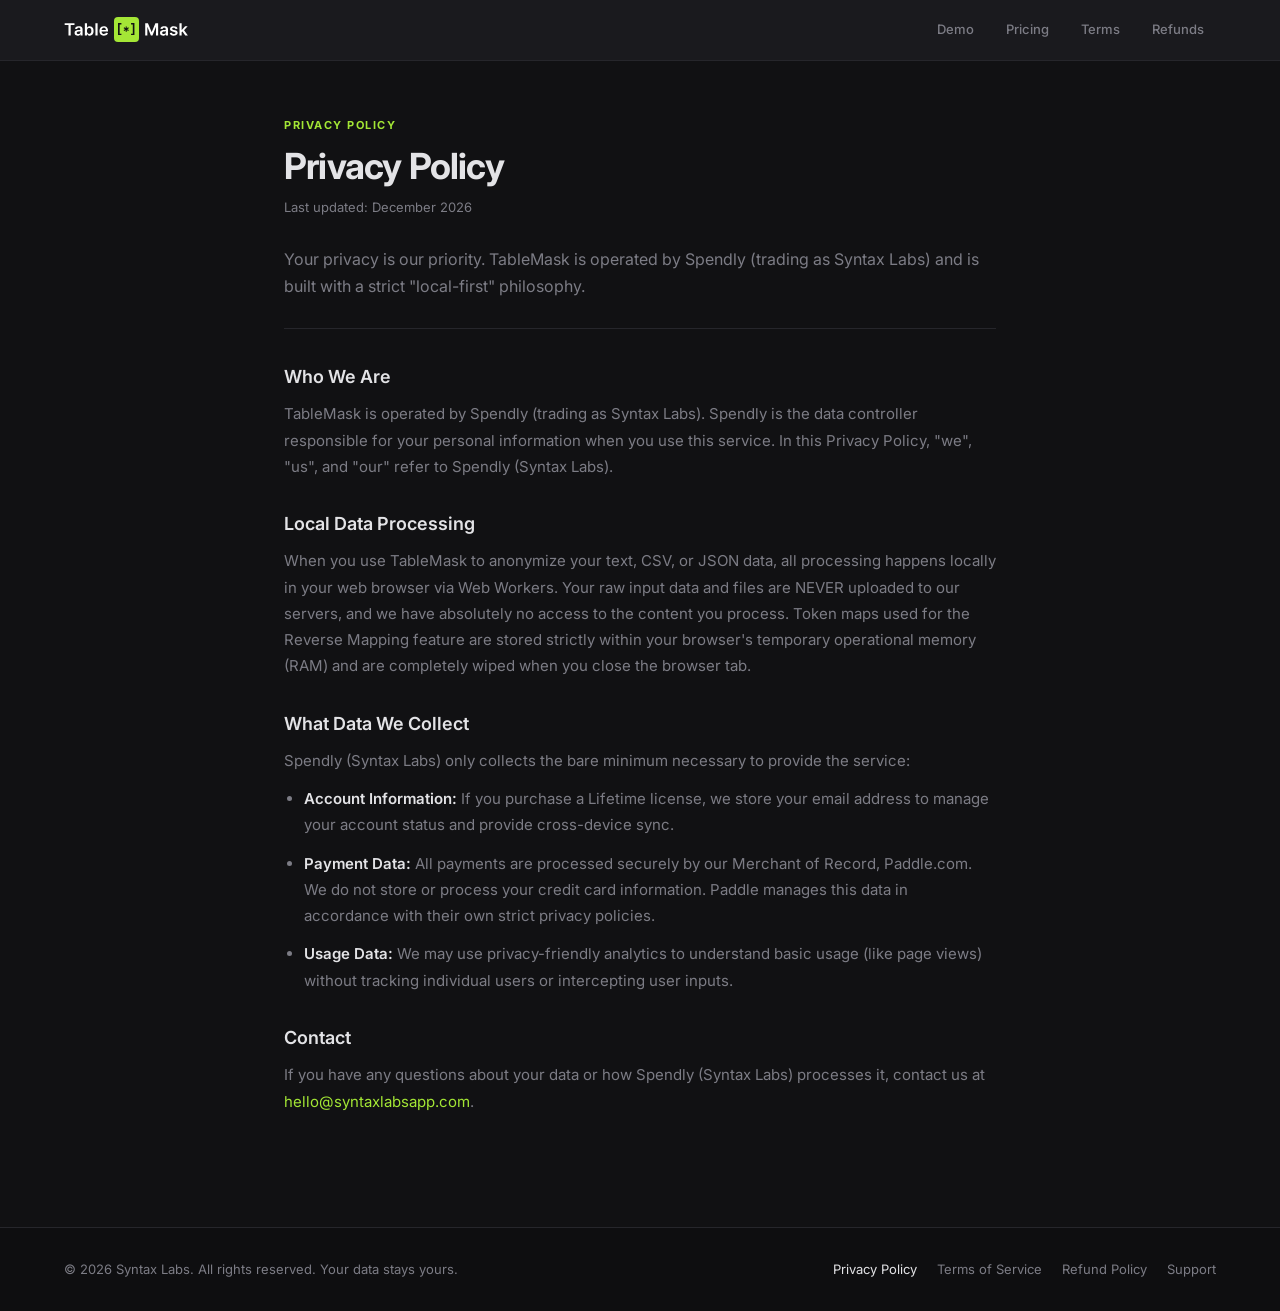
<file: privacy.html>
<!DOCTYPE html>
<html lang="en">
<head>
    <meta charset="UTF-8">
    <meta name="viewport" content="width=device-width, initial-scale=1.0">
    <title>Privacy Policy — TableMask | Syntax Labs</title>
    <meta name="description" content="Privacy Policy for TableMask. All data masking happens locally in your browser — nothing is uploaded to Syntax Labs servers.">
    <meta name="robots" content="index, follow">
    <meta name="author" content="Syntax Labs">
    <meta name="theme-color" content="#111113">
    <link rel="canonical" href="https://tablemask.syntaxlabsapp.com/privacy.html">
    <link rel="icon" href="favicon.svg" type="image/svg+xml">
    <meta property="og:type" content="website">
    <meta property="og:url" content="https://tablemask.syntaxlabsapp.com/privacy.html">
    <meta property="og:site_name" content="TableMask">
    <meta property="og:title" content="Privacy Policy — TableMask | Syntax Labs">
    <meta property="og:description" content="Privacy Policy for TableMask. All data masking happens locally in your browser — nothing is uploaded to Syntax Labs servers.">
    <link rel="stylesheet" href="styles.css">
</head>
<body>
    <div class="landing-page legal-page">
        <header class="app-header">
            <div class="page-container app-header-inner">
                <a href="index.html" class="logo-link" aria-label="TableMask home">
                    <img src="logo/logo.svg" alt="TableMask" class="site-logo" width="124" height="25">
                </a>
                <nav class="header-nav" aria-label="Main navigation">
                    <a href="index.html#demo" class="nav-link">Demo</a>
                    <a href="index.html#pricing" class="nav-link">Pricing</a>
                    <a href="terms.html" class="nav-link">Terms</a>
                    <a href="refund.html" class="nav-link">Refunds</a>
                </nav>
            </div>
        </header>

        <main class="legal-content page-container">
            <p class="legal-eyebrow">Privacy Policy</p>
            <h1 class="legal-title">Privacy Policy</h1>
            <p class="legal-updated" data-legal-last-updated>Last updated: May 2026</p>

            <p class="legal-intro">Your privacy is our priority. TableMask is operated by Spendly (trading as Syntax Labs) and is built with a strict "local-first" philosophy.</p>

            <section class="legal-section">
                <h2>Who We Are</h2>
                <p>TableMask is operated by Spendly (trading as Syntax Labs). Spendly is the data controller responsible for your personal information when you use this service. In this Privacy Policy, "we", "us", and "our" refer to Spendly (Syntax Labs).</p>
            </section>

            <section class="legal-section">
                <h2>Local Data Processing</h2>
                <p>When you use TableMask to anonymize your text, CSV, or JSON data, all processing happens locally in your web browser via Web Workers. Your raw input data and files are NEVER uploaded to our servers, and we have absolutely no access to the content you process. Token maps used for the Reverse Mapping feature are stored strictly within your browser's temporary operational memory (RAM) and are completely wiped when you close the browser tab.</p>
            </section>

            <section class="legal-section">
                <h2>What Data We Collect</h2>
                <p>Spendly (Syntax Labs) only collects the bare minimum necessary to provide the service:</p>
                <ul class="legal-list">
                    <li><strong>Account Information:</strong> If you purchase a Lifetime license, we store your email address to manage your account status and provide cross-device sync.</li>
                    <li><strong>Payment Data:</strong> All payments are processed securely by our Merchant of Record, Paddle.com. We do not store or process your credit card information. Paddle manages this data in accordance with their own strict privacy policies.</li>
                    <li><strong>Usage Data:</strong> We may use privacy-friendly analytics to understand basic usage (like page views) without tracking individual users or intercepting user inputs.</li>
                </ul>
            </section>

            <section class="legal-section">
                <h2>Contact</h2>
                <p>If you have any questions about your data or how Spendly (Syntax Labs) processes it, contact us at <a href="mailto:hello@syntaxlabsapp.com" class="legal-link">hello@syntaxlabsapp.com</a>.</p>
            </section>
        </main>

        <footer class="app-footer">
            <div class="page-container app-footer-inner">
                <p>© 2026 Syntax Labs. All rights reserved. Your data stays yours.</p>
                <div class="footer-links">
                    <a href="privacy.html" aria-current="page">Privacy Policy</a>
                    <a href="terms.html">Terms of Service</a>
                    <a href="refund.html">Refund Policy</a>
                    <a href="mailto:hello@syntaxlabsapp.com">Support</a>
                </div>
            </div>
        </footer>
    </div>

    <script src="js/legal-date.js"></script>
</body>
</html>
</file>
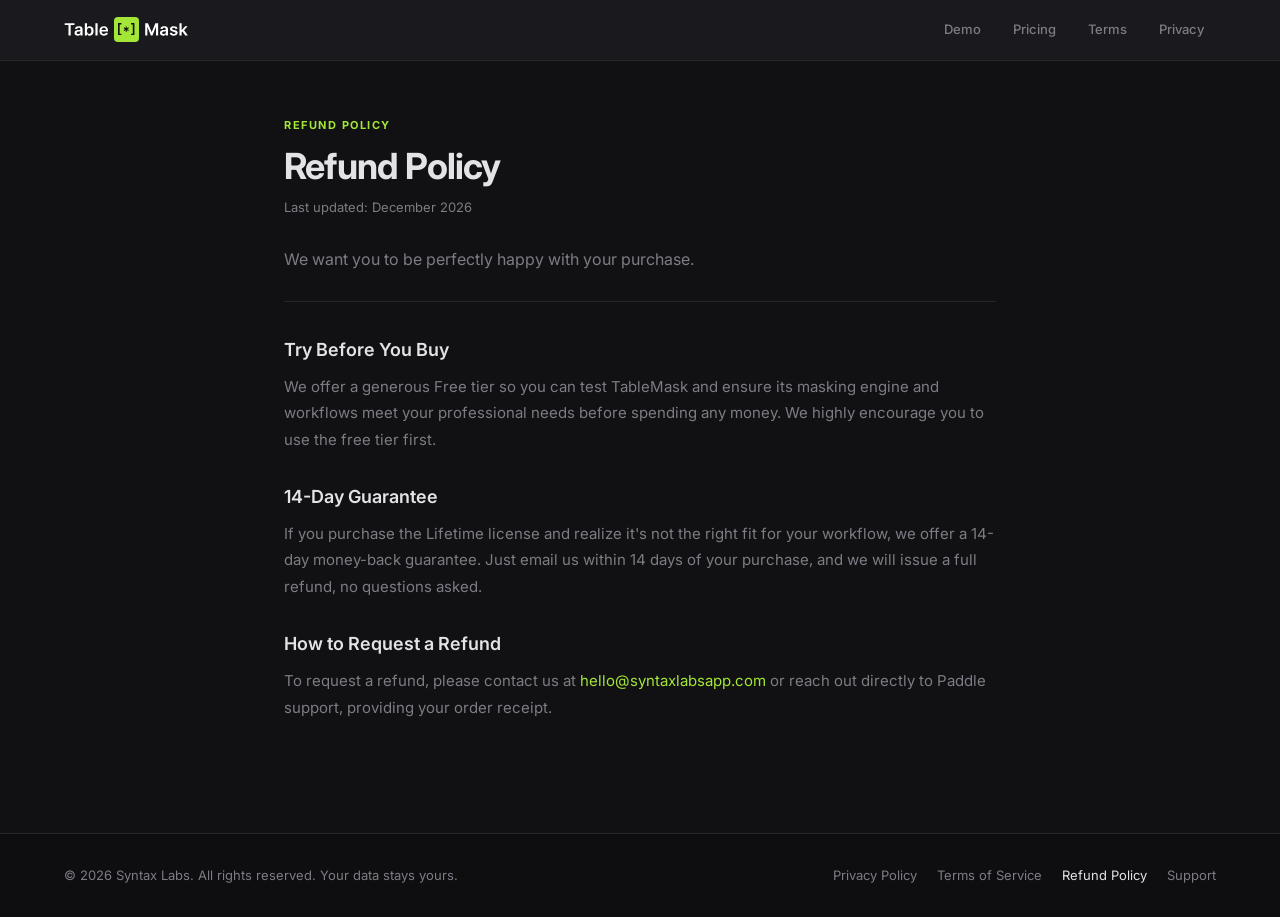
<file: refund.html>
<!DOCTYPE html>
<html lang="en">
<head>
    <meta charset="UTF-8">
    <meta name="viewport" content="width=device-width, initial-scale=1.0">
    <title>Refund Policy — TableMask | Syntax Labs</title>
    <meta name="description" content="Refund Policy for TableMask. 14-day money-back guarantee on all premium plans, processed through Paddle.">
    <meta name="robots" content="index, follow">
    <meta name="author" content="Syntax Labs">
    <meta name="theme-color" content="#111113">
    <link rel="canonical" href="https://tablemask.syntaxlabsapp.com/refund.html">
    <link rel="icon" href="favicon.svg" type="image/svg+xml">
    <meta property="og:type" content="website">
    <meta property="og:url" content="https://tablemask.syntaxlabsapp.com/refund.html">
    <meta property="og:site_name" content="TableMask">
    <meta property="og:title" content="Refund Policy — TableMask | Syntax Labs">
    <meta property="og:description" content="Refund Policy for TableMask. 14-day money-back guarantee on all premium plans, processed through Paddle.">
    <link rel="stylesheet" href="styles.css">
</head>
<body>
    <div class="landing-page legal-page">
        <header class="app-header">
            <div class="page-container app-header-inner">
                <a href="index.html" class="logo-link" aria-label="TableMask home">
                    <img src="logo/logo.svg" alt="TableMask" class="site-logo" width="124" height="25">
                </a>
                <nav class="header-nav" aria-label="Main navigation">
                    <a href="index.html#demo" class="nav-link">Demo</a>
                    <a href="index.html#pricing" class="nav-link">Pricing</a>
                    <a href="terms.html" class="nav-link">Terms</a>
                    <a href="privacy.html" class="nav-link">Privacy</a>
                </nav>
            </div>
        </header>

        <main class="legal-content page-container">
            <p class="legal-eyebrow">Refund Policy</p>
            <h1 class="legal-title">Refund Policy</h1>
            <p class="legal-updated" data-legal-last-updated>Last updated: May 2026</p>

            <p class="legal-intro">We want you to be perfectly happy with your purchase.</p>

            <section class="legal-section">
                <h2>Try Before You Buy</h2>
                <p>We offer a generous Free tier so you can test TableMask and ensure its masking engine and workflows meet your professional needs before spending any money. We highly encourage you to use the free tier first.</p>
            </section>

            <section class="legal-section">
                <h2>14-Day Guarantee</h2>
                <p>If you purchase the Lifetime license and realize it's not the right fit for your workflow, we offer a 14-day money-back guarantee. Just email us within 14 days of your purchase, and we will issue a full refund, no questions asked.</p>
            </section>

            <section class="legal-section">
                <h2>How to Request a Refund</h2>
                <p>To request a refund, please contact us at <a href="mailto:hello@syntaxlabsapp.com" class="legal-link">hello@syntaxlabsapp.com</a> or reach out directly to Paddle support, providing your order receipt.</p>
            </section>
        </main>

        <footer class="app-footer">
            <div class="page-container app-footer-inner">
                <p>© 2026 Syntax Labs. All rights reserved. Your data stays yours.</p>
                <div class="footer-links">
                    <a href="privacy.html">Privacy Policy</a>
                    <a href="terms.html">Terms of Service</a>
                    <a href="refund.html" aria-current="page">Refund Policy</a>
                    <a href="mailto:hello@syntaxlabsapp.com">Support</a>
                </div>
            </div>
        </footer>
    </div>

    <script src="js/legal-date.js"></script>
</body>
</html>
</file>
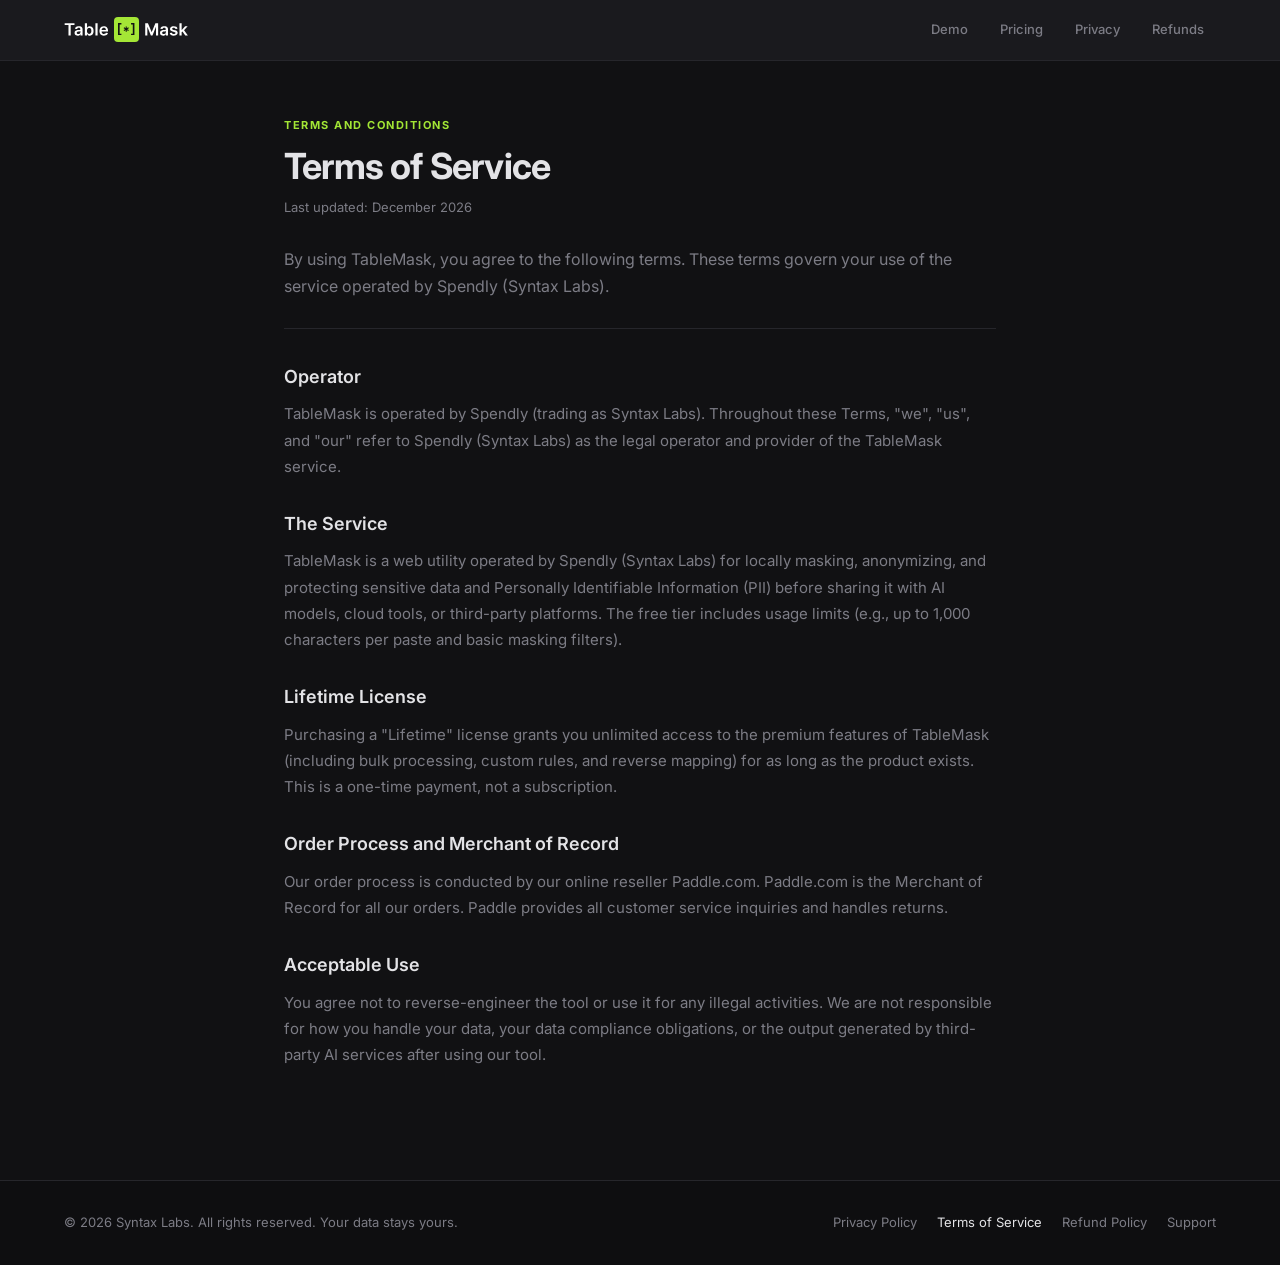
<file: terms.html>
<!DOCTYPE html>
<html lang="en">
<head>
    <meta charset="UTF-8">
    <meta name="viewport" content="width=device-width, initial-scale=1.0">
    <title>Terms of Service — TableMask | Syntax Labs</title>
    <meta name="description" content="Terms of Service for TableMask by Syntax Labs. Usage rules, licensing, and liability for the local data-masking tool.">
    <meta name="robots" content="index, follow">
    <meta name="author" content="Syntax Labs">
    <meta name="theme-color" content="#111113">
    <link rel="canonical" href="https://tablemask.syntaxlabsapp.com/terms.html">
    <link rel="icon" href="favicon.svg" type="image/svg+xml">
    <meta property="og:type" content="website">
    <meta property="og:url" content="https://tablemask.syntaxlabsapp.com/terms.html">
    <meta property="og:site_name" content="TableMask">
    <meta property="og:title" content="Terms of Service — TableMask | Syntax Labs">
    <meta property="og:description" content="Terms of Service for TableMask by Syntax Labs. Usage rules, licensing, and liability for the local data-masking tool.">
    <link rel="stylesheet" href="styles.css">
</head>
<body>
    <div class="landing-page legal-page">
        <header class="app-header">
            <div class="page-container app-header-inner">
                <a href="index.html" class="logo-link" aria-label="TableMask home">
                    <img src="logo/logo.svg" alt="TableMask" class="site-logo" width="124" height="25">
                </a>
                <nav class="header-nav" aria-label="Main navigation">
                    <a href="index.html#demo" class="nav-link">Demo</a>
                    <a href="index.html#pricing" class="nav-link">Pricing</a>
                    <a href="privacy.html" class="nav-link">Privacy</a>
                    <a href="refund.html" class="nav-link">Refunds</a>
                </nav>
            </div>
        </header>

        <main class="legal-content page-container">
            <p class="legal-eyebrow">Terms and conditions</p>
            <h1 class="legal-title">Terms of Service</h1>
            <p class="legal-updated" data-legal-last-updated>Last updated: May 2026</p>

            <p class="legal-intro">By using TableMask, you agree to the following terms. These terms govern your use of the service operated by Spendly (Syntax Labs).</p>

            <section class="legal-section">
                <h2>Operator</h2>
                <p>TableMask is operated by Spendly (trading as Syntax Labs). Throughout these Terms, "we", "us", and "our" refer to Spendly (Syntax Labs) as the legal operator and provider of the TableMask service.</p>
            </section>

            <section class="legal-section">
                <h2>The Service</h2>
                <p>TableMask is a web utility operated by Spendly (Syntax Labs) for locally masking, anonymizing, and protecting sensitive data and Personally Identifiable Information (PII) before sharing it with AI models, cloud tools, or third-party platforms. The free tier includes usage limits (e.g., up to 1,000 characters per paste and basic masking filters).</p>
            </section>

            <section class="legal-section">
                <h2>Lifetime License</h2>
                <p>Purchasing a "Lifetime" license grants you unlimited access to the premium features of TableMask (including bulk processing, custom rules, and reverse mapping) for as long as the product exists. This is a one-time payment, not a subscription.</p>
            </section>

            <section class="legal-section">
                <h2>Order Process and Merchant of Record</h2>
                <p>Our order process is conducted by our online reseller Paddle.com. Paddle.com is the Merchant of Record for all our orders. Paddle provides all customer service inquiries and handles returns.</p>
            </section>

            <section class="legal-section">
                <h2>Acceptable Use</h2>
                <p>You agree not to reverse-engineer the tool or use it for any illegal activities. We are not responsible for how you handle your data, your data compliance obligations, or the output generated by third-party AI services after using our tool.</p>
            </section>
        </main>

        <footer class="app-footer">
            <div class="page-container app-footer-inner">
                <p>© 2026 Syntax Labs. All rights reserved. Your data stays yours.</p>
                <div class="footer-links">
                    <a href="privacy.html">Privacy Policy</a>
                    <a href="terms.html" aria-current="page">Terms of Service</a>
                    <a href="refund.html">Refund Policy</a>
                    <a href="mailto:hello@syntaxlabsapp.com">Support</a>
                </div>
            </div>
        </footer>
    </div>

    <script src="js/legal-date.js"></script>
</body>
</html>
</file>
<file: styles.css>
/* ==========================================================================
   TableMask — Syntax Labs (Obsidian Style Theme)
   ========================================================================== */

/* 1. Импорт современных шрифтов */
@import url('https://fonts.googleapis.com/css2?family=Inter:wght@400;500;600;700&display=swap');

/* 2. Глобальные переменные UI */
:root {
    --bg-main: #111113;
    --bg-panel: #1a1a1e;
    --bg-input: #0b0b0c;
    --border-color: #26262b;
    
    --text-main: #e3e3e6;
    --text-muted: #7c7c85;
    
    --accent-lime: #a3e635;
    --accent-lime-dim: rgba(163, 230, 53, 0.1);
    --border-lime: rgba(163, 230, 53, 0.25);
    --accent-lime-hover: #84cc16;
    
    --btn-primary: var(--accent-lime);
    --btn-primary-hover: var(--accent-lime-hover);

    --accent-amber: #fbbf24;
    --accent-amber-dim: rgba(251, 191, 36, 0.1);
    --border-amber: rgba(251, 191, 36, 0.25);
    
    /* Layout */
    --page-max-width: 1200px;
    --page-gutter: 24px;
    
    /* Шрифтовая система */
    --font-sans: 'Inter', -apple-system, BlinkMacSystemFont, system-ui, sans-serif;
    --font-mono: 'SFMono-Regular', Consolas, 'Liberation Mono', Menlo, monospace;
}

/* 3. Сброс базовых стилей */
* {
    box-sizing: border-box;
    margin: 0;
    padding: 0;
}

html {
    scroll-behavior: smooth;
}

body {
    background-color: var(--bg-main);
    color: var(--text-main);
    font-family: var(--font-sans);
    font-size: 14px;
    line-height: 1.5;
    height: auto;
    min-height: 100vh;
    overflow-x: hidden;
    overflow-y: auto;
    -webkit-font-smoothing: antialiased;
}

.landing-page {
    display: flex;
    flex-direction: column;
    min-height: 100vh;
}

.page-container {
    max-width: var(--page-max-width);
    margin: 0 auto;
    width: 100%;
    padding-left: var(--page-gutter);
    padding-right: var(--page-gutter);
}

/* 4. Шапка приложения (Header) */
.app-header {
    background-color: var(--bg-panel);
    border-bottom: 1px solid var(--border-color);
    position: sticky;
    top: 0;
    z-index: 100;
}

.app-header-inner {
    display: flex;
    justify-content: space-between;
    align-items: center;
    gap: 24px;
    padding-top: 14px;
    padding-bottom: 14px;
}

.logo-link {
    text-decoration: none;
    color: inherit;
    flex-shrink: 0;
}

.header-nav {
    display: flex;
    align-items: center;
    gap: 8px;
    flex-wrap: wrap;
    justify-content: flex-end;
}

.header-right {
    display: flex;
    align-items: center;
    gap: 20px;
    flex-wrap: wrap;
    justify-content: flex-end;
    margin-left: auto;
}

.user-profile {
    display: flex;
    align-items: center;
}

.user-info {
    display: flex;
    align-items: center;
    gap: 10px;
}

.user-avatar {
    width: 32px;
    height: 32px;
    border-radius: 50%;
    border: 1px solid var(--border-color);
    object-fit: cover;
    flex-shrink: 0;
}

.user-name {
    font-size: 13px;
    font-weight: 500;
    color: var(--text-main);
    max-width: 140px;
    overflow: hidden;
    text-overflow: ellipsis;
    white-space: nowrap;
}

.sign-out-link {
    font-family: var(--font-sans);
    font-size: 12px;
    font-weight: 500;
    color: var(--text-muted);
    text-decoration: none;
    background: none;
    border: none;
    padding: 0;
    cursor: pointer;
    transition: color 0.15s ease;
}

.sign-out-link:hover {
    color: var(--text-main);
    text-decoration: underline;
}

.sign-in-btn {
    font-family: var(--font-sans);
    font-size: 12px;
    font-weight: 500;
    color: var(--text-muted);
    background: none;
    border: 1px solid var(--border-color);
    padding: 5px 12px;
    border-radius: 6px;
    cursor: pointer;
    flex-shrink: 0;
    transition: color 0.15s ease, border-color 0.15s ease, background-color 0.15s ease;
}

.sign-in-btn:hover {
    color: var(--text-main);
    border-color: var(--text-muted);
    background-color: rgba(255, 255, 255, 0.02);
}

.sign-in-btn:focus-visible {
    outline: 2px solid var(--accent-lime);
    outline-offset: 2px;
}

.nav-link {
    font-size: 13px;
    font-weight: 500;
    color: var(--text-muted);
    text-decoration: none;
    padding: 6px 12px;
    border-radius: 6px;
    transition: color 0.15s ease, background-color 0.15s ease;
}

.nav-link:hover {
    color: var(--text-main);
    background-color: rgba(255, 255, 255, 0.04);
}

.nav-link:focus-visible {
    outline: 2px solid var(--accent-lime);
    outline-offset: 2px;
}

#top,
#demo,
#pricing,
#cookbook,
#faq {
    scroll-margin-top: 72px;
}

.site-logo {
    display: block;
    height: 25px;
    width: auto;
}

/* 4.1 Hero Section */
.hero-section {
    text-align: center;
    padding: 72px var(--page-gutter) 48px;
    max-width: var(--page-max-width);
    margin: 0 auto;
    width: 100%;
}

.hero-title {
    font-family: var(--font-sans);
    font-size: 42px;
    font-weight: 700;
    letter-spacing: -1px;
    line-height: 1.15;
    color: var(--text-main);
    margin-bottom: 20px;
}

.hero-subtitle {
    font-size: 18px;
    line-height: 1.6;
    color: var(--text-muted);
    max-width: 640px;
    margin: 0 auto 32px;
}

.trust-pills {
    display: flex;
    flex-wrap: wrap;
    justify-content: center;
    gap: 10px;
}

.pill {
    display: inline-flex;
    align-items: center;
    padding: 8px 14px;
    background-color: var(--bg-panel);
    border: 1px solid var(--border-lime);
    border-radius: 999px;
    font-size: 12px;
    font-weight: 600;
    color: var(--accent-lime);
    letter-spacing: 0.2px;
}

/* 4.2 Demo Section */
.demo-section {
    padding: 0 var(--page-gutter) 64px;
    max-width: var(--page-max-width);
    margin: 0 auto;
    width: 100%;
}

.demo-label {
    text-align: center;
    font-size: 11px;
    font-weight: 600;
    text-transform: uppercase;
    letter-spacing: 1.5px;
    color: var(--text-muted);
    margin-bottom: 16px;
}

/* 5. Основной Двухколоночный Лейаут */
.app-container {
    display: flex;
    gap: 20px;
    height: 600px;
    width: 100%;
}

.panel {
    flex: 1;
    background-color: var(--bg-panel);
    border: 1px solid var(--border-color);
    border-radius: 8px;
    display: flex;
    flex-direction: column;
    overflow: hidden;
}

.panel-header {
    padding: 12px 16px;
    border-bottom: 1px solid var(--border-color);
    display: flex;
    justify-content: space-between;
    align-items: center;
    background-color: #1c1c21;
}

.panel-header h2 {
    font-size: 11px;
    font-weight: 600;
    color: var(--text-muted);
    text-transform: uppercase;
    letter-spacing: 1px;
}

.panel-tabs {
    display: flex;
    gap: 0;
    padding: 0 16px;
    background-color: #1c1c21;
    border-bottom: 1px solid var(--border-color);
}

.tab-btn {
    font-family: var(--font-sans);
    background: transparent;
    border: none;
    border-bottom: 2px solid transparent;
    color: var(--text-muted);
    cursor: pointer;
    font-size: 12px;
    font-weight: 500;
    padding: 10px 14px;
    margin-bottom: -1px;
    transition: color 0.2s ease, border-color 0.2s ease, background-color 0.2s ease;
}

.tab-btn:hover {
    color: var(--text-main);
    background-color: rgba(255, 255, 255, 0.02);
}

.tab-btn.active {
    color: var(--text-main);
    border-bottom-color: var(--accent-lime);
    background-color: rgba(163, 230, 53, 0.04);
}

.output-content {
    flex: 1;
    position: relative;
    display: flex;
    flex-direction: column;
    overflow: hidden;
    min-height: 0;
}

.output-view {
    flex: 1;
    display: flex;
    flex-direction: column;
    min-height: 0;
    position: absolute;
    inset: 0;
    opacity: 0;
    visibility: hidden;
    transition: opacity 0.2s ease, visibility 0.2s ease;
}

.output-view.is-active {
    position: relative;
    opacity: 1;
    visibility: visible;
}

.unmask-zone {
    position: absolute;
    inset: 0;
}

.unmask-zone.is-active {
    position: relative;
}

#ai-response-input {
    flex: 1;
    min-height: 0;
}

.unmask-result {
    flex: 1;
    min-height: 0;
    border-top: 1px solid var(--border-color);
    background-color: #1a1a1f;
}

/* 6. Рабочие зоны (Ввод / Вывод данных) */
textarea, .output-display {
    flex: 1;
    background-color: var(--bg-input);
    border: none;
    color: var(--text-main);
    /* Здесь строго моноширинный для сохранения структуры кода/таблиц */
    font-family: var(--font-mono) !important;
    font-size: 13px;
    line-height: 1.6;
    padding: 20px;
    resize: none;
    outline: none;
    overflow-y: auto;
    white-space: pre-wrap;
    word-break: break-all;
}

textarea::placeholder {
    color: var(--text-muted);
    opacity: 0.4;
}

/* Кастомный плейсхолдер для div (Output) */
.output-display:empty:before {
    content: attr(data-placeholder);
    color: var(--text-muted);
    opacity: 0.4;
}

/* 7. Подвалы панелей (Настройки и Статус) */
.settings-bar, .status-bar {
    padding: 14px 16px;
    border-top: 1px solid var(--border-color);
    background-color: #141417;
}

.settings-bar h3 {
    font-size: 11px;
    font-weight: 600;
    text-transform: uppercase;
    letter-spacing: 0.5px;
    color: var(--text-muted);
    margin-bottom: 10px;
}

.filters-grid {
    display: flex;
    gap: 20px;
    flex-wrap: wrap;
}

.custom-rules-zone {
    margin-top: 16px;
}

.custom-rules-label {
    display: block;
    font-size: 11px;
    text-transform: uppercase;
    color: var(--text-muted);
    margin-bottom: 6px;
    font-weight: 600;
    letter-spacing: 0.5px;
}

#custom-keywords {
    width: 100%;
    background: var(--bg-input);
    border: 1px solid var(--border-color);
    color: var(--text-main);
    font-family: var(--font-sans);
    padding: 8px 12px;
    border-radius: 6px;
    outline: none;
    font-size: 13px;
    transition: border-color 0.15s ease;
}

#custom-keywords::placeholder {
    color: var(--text-muted);
    opacity: 0.5;
}

#custom-keywords:focus {
    border-color: var(--text-muted);
}

.status-bar {
    display: flex;
    justify-content: space-between;
    align-items: center;
    font-size: 12px;
    color: var(--text-muted);
    font-weight: 500;
}

.status-left {
    display: flex;
    align-items: center;
    gap: 12px;
}

.loading-indicator {
    display: none;
    color: var(--accent-lime);
    font-weight: 600;
}

.secure-badge {
    color: var(--accent-lime);
    background-color: var(--accent-lime-dim);
    padding: 2px 8px;
    border-radius: 4px;
    font-size: 11px;
    border: 1px solid var(--border-lime);
}

/* 8. Кнопки (UI Elements) */
.btn {
    font-family: var(--font-sans);
    padding: 6px 14px;
    border-radius: 6px;
    border: none;
    cursor: pointer;
    font-weight: 500;
    font-size: 12px;
    transition: all 0.15s ease;
}

.btn-primary {
    background-color: var(--btn-primary);
    color: var(--bg-main);
}

.btn-primary:hover {
    background-color: var(--btn-primary-hover);
    color: var(--bg-main);
}

.btn-primary:focus-visible {
    outline: 2px solid var(--accent-lime);
    outline-offset: 2px;
    box-shadow: 0 0 0 3px var(--accent-lime-dim);
}

.btn-secondary {
    background-color: transparent;
    color: var(--text-muted);
    border: 1px solid var(--border-color);
}

.btn-secondary:hover {
    color: var(--text-main);
    border-color: var(--text-muted);
    background-color: rgba(255, 255, 255, 0.02);
}

/* 9. Чекбоксы (Управление фильтрами) */
.checkbox-container {
    display: flex;
    align-items: center;
    gap: 8px;
    cursor: pointer;
    font-size: 13px;
    font-weight: 500;
    color: var(--text-main);
    user-select: none;
}

.checkbox-container input {
    cursor: pointer;
    accent-color: var(--accent-lime); /* Современное управление цветом чекбокса */
    width: 14px;
    height: 14px;
}

/* 10. 🛡️ Теги Маскировки Данных (Вывод) */
.mask-tag {
    font-family: var(--font-sans); /* Сам тег внутри моно-текста делаем аккуратным сансом */
    background-color: var(--accent-lime-dim);
    color: var(--accent-lime);
    border: 1px solid var(--border-lime);
    border-radius: 4px;
    padding: 0px 6px;
    margin: 0 2px;
    font-size: 11px;
    font-weight: 600;
    display: inline-block;
    vertical-align: middle;
    user-select: all; /* Позволяет выделить весь тег целиком при клике */
    letter-spacing: 0.5px;
}

.mask-tag[data-type="name"] {
    background-color: var(--accent-amber-dim);
    color: var(--accent-amber);
    border-color: var(--border-amber);
}

.mask-tag[data-type="custom"] {
    background-color: var(--accent-lime-dim);
    color: var(--accent-lime);
    border-color: var(--border-lime);
}

/* 11. Landing — Shared Section Styles */
.section-title {
    font-size: 32px;
    font-weight: 700;
    letter-spacing: -0.5px;
    text-align: center;
    color: var(--text-main);
    margin-bottom: 12px;
}

.section-subtitle {
    text-align: center;
    font-size: 16px;
    color: var(--text-muted);
    max-width: 520px;
    margin: 0 auto 48px;
    line-height: 1.6;
}

/* 12. Pricing Section */
.pricing-section {
    padding: 80px var(--page-gutter);
    max-width: var(--page-max-width);
    margin: 0 auto;
    width: 100%;
    border-top: 1px solid var(--border-color);
}

.pricing-grid {
    display: grid;
    grid-template-columns: repeat(2, 1fr);
    gap: 24px;
    align-items: stretch;
}

.price-card {
    position: relative;
    background-color: var(--bg-panel);
    border: 1px solid var(--border-color);
    border-radius: 12px;
    padding: 32px 28px;
    display: flex;
    flex-direction: column;
}

.price-card h3 {
    font-size: 18px;
    font-weight: 600;
    margin-bottom: 16px;
    color: var(--text-main);
}

.price-card .price {
    font-size: 40px;
    font-weight: 700;
    letter-spacing: -1px;
    color: var(--text-main);
    margin-bottom: 8px;
}

.card-desc {
    color: var(--text-muted);
    font-size: 14px;
    margin-bottom: 24px;
    line-height: 1.5;
}

.features-list {
    list-style: none;
    flex: 1;
    margin-bottom: 28px;
}

.features-list li {
    color: var(--text-muted);
    font-size: 14px;
    line-height: 1.5;
    padding: 6px 0;
    border-bottom: 1px solid rgba(255, 255, 255, 0.04);
}

.features-list li:last-child {
    border-bottom: none;
}

.features-list li strong {
    color: var(--text-main);
}

.card-btn {
    width: 100%;
    padding: 10px 16px;
    font-size: 13px;
}

.pricing-restore-link {
    display: block;
    width: 100%;
    margin-top: 12px;
    padding: 0;
    font-family: var(--font-sans);
    font-size: 11px;
    font-weight: 500;
    color: var(--text-muted);
    background: none;
    border: none;
    cursor: pointer;
    text-align: center;
    text-decoration: underline;
    text-underline-offset: 2px;
    transition: color 0.15s ease;
}

.pricing-restore-link:hover {
    color: var(--accent-lime);
}

.pricing-restore-link:focus-visible {
    outline: 2px solid var(--accent-lime);
    outline-offset: 2px;
    border-radius: 4px;
}

.pricing-restore-link[hidden] {
    display: none;
}

.pro-card {
    border-color: var(--accent-lime);
    background: linear-gradient(180deg, rgba(163, 230, 53, 0.06) 0%, var(--bg-panel) 40%);
    box-shadow: 0 0 0 1px var(--border-lime), 0 16px 48px rgba(0, 0, 0, 0.35);
}

.pro-card .badge {
    position: absolute;
    top: -12px;
    left: 50%;
    transform: translateX(-50%);
    background-color: var(--accent-lime);
    color: #111113;
    font-size: 11px;
    font-weight: 700;
    text-transform: uppercase;
    letter-spacing: 0.5px;
    padding: 4px 12px;
    border-radius: 999px;
    white-space: nowrap;
}

.price-zone {
    display: flex;
    align-items: baseline;
    flex-wrap: wrap;
    gap: 8px 12px;
    margin-bottom: 8px;
}

.pro-card .price {
    font-size: 48px;
    color: var(--accent-lime);
}

.old-price {
    font-size: 20px;
    font-weight: 500;
    color: var(--text-muted);
    text-decoration: line-through;
    opacity: 0.7;
}

.period {
    display: block;
    width: 100%;
    font-size: 13px;
    color: var(--text-muted);
    font-weight: 500;
}

/* 12.1 Paywall Modal */
.paywall-modal {
    position: fixed;
    inset: 0;
    z-index: 1000;
    display: flex;
    align-items: center;
    justify-content: center;
    padding: 24px;
    pointer-events: none;
    opacity: 0;
    transition: opacity 0.22s ease;
}

.paywall-modal.is-open {
    pointer-events: all;
    opacity: 1;
}

.paywall-backdrop {
    position: absolute;
    inset: 0;
    background-color: rgba(0, 0, 0, 0.78);
    backdrop-filter: blur(6px);
}

.paywall-dialog {
    position: relative;
    z-index: 1;
    width: 100%;
    max-width: 440px;
    background-color: #16161a;
    border: 1px solid var(--border-color);
    border-top: 2px solid var(--accent-lime);
    border-radius: 14px;
    padding: 40px 36px 36px;
    box-shadow:
        0 0 0 1px var(--border-lime),
        0 24px 64px rgba(0, 0, 0, 0.75),
        0 0 60px rgba(163, 230, 53, 0.07);
    text-align: center;
    transform: translateY(20px) scale(0.97);
    transition: transform 0.28s cubic-bezier(0.16, 1, 0.3, 1);
}

.paywall-modal.is-open .paywall-dialog {
    transform: translateY(0) scale(1);
}

.paywall-close {
    position: absolute;
    top: 14px;
    right: 14px;
    float: none;
    margin: 0;
}

.paywall-lock-icon {
    font-size: 34px;
    line-height: 1;
    margin-bottom: 16px;
}

.paywall-title {
    font-size: 22px;
    font-weight: 700;
    letter-spacing: -0.3px;
    color: var(--accent-lime);
    margin-bottom: 12px;
}

.paywall-body {
    font-size: 14px;
    line-height: 1.7;
    color: var(--text-muted);
    margin: 0 auto 28px;
    max-width: 320px;
}

.paywall-cta {
    font-family: var(--font-sans);
    display: inline-block;
    background: linear-gradient(135deg, #a3e635 0%, #84cc16 100%);
    color: #111113;
    font-size: 13px;
    font-weight: 700;
    border: none;
    border-radius: 8px;
    padding: 11px 28px;
    cursor: pointer;
    letter-spacing: 0.2px;
    transition: opacity 0.15s ease, transform 0.15s ease, box-shadow 0.15s ease;
    box-shadow: 0 4px 16px rgba(163, 230, 53, 0.3);
}

.paywall-cta:hover {
    opacity: 0.88;
    transform: translateY(-1px);
    box-shadow: 0 6px 22px rgba(163, 230, 53, 0.4);
}

.paywall-cta:focus-visible {
    outline: 2px solid var(--accent-lime);
    outline-offset: 3px;
}

/* 12.2 Pricing Cards — Year Pass & Lifetime */
.year-pass-card {
    background-color: #131316;
    border-color: #1e1e23;
    opacity: 0.75;
    transition: opacity 0.2s ease;
}

.year-pass-card:hover {
    opacity: 0.9;
}

.year-pass-card h3 {
    color: var(--text-muted);
}

.year-pass-card .price {
    color: var(--text-main);
    font-size: 40px;
}

.lifetime-btn {
    background: linear-gradient(135deg, #a3e635 0%, #84cc16 100%);
    color: #111113;
    font-weight: 700;
    font-size: 14px;
    padding: 12px 16px;
    border: none;
    letter-spacing: 0.1px;
    box-shadow: 0 4px 18px rgba(163, 230, 53, 0.28);
    transition: opacity 0.15s ease, box-shadow 0.15s ease, transform 0.15s ease;
}

.lifetime-btn:hover {
    opacity: 0.9;
    box-shadow: 0 6px 24px rgba(163, 230, 53, 0.42);
    transform: translateY(-1px);
}

.lifetime-btn:disabled,
.lifetime-btn.is-pro-active {
    background: var(--accent-lime-dim);
    color: var(--accent-lime);
    box-shadow: none;
    transform: none;
    cursor: default;
    font-size: 13px;
}

/* 12.3 AI Privacy Cookbook */
.cookbook-section {
    padding: 80px var(--page-gutter);
    max-width: var(--page-max-width);
    margin: 0 auto;
    width: 100%;
    border-top: 1px solid var(--border-color);
}

.cookbook-grid {
    display: grid;
    grid-template-columns: repeat(auto-fit, minmax(300px, 1fr));
    gap: 24px;
}

.guide-card {
    background-color: #1e1e24;
    border: 1px solid var(--border-color);
    border-radius: 8px;
    padding: 20px;
    cursor: pointer;
    transition: border-color 0.2s ease, background-color 0.2s ease, transform 0.2s ease;
    display: flex;
    flex-direction: column;
}

.guide-card:hover {
    border-color: rgba(163, 230, 53, 0.35);
    background-color: #222228;
    transform: translateY(-2px);
}

.guide-meta {
    font-size: 11px;
    font-weight: 600;
    text-transform: uppercase;
    letter-spacing: 0.6px;
    color: var(--accent-lime);
    margin-bottom: 12px;
}

.guide-card h3 {
    font-size: 17px;
    font-weight: 600;
    color: var(--text-main);
    line-height: 1.4;
    margin-bottom: 10px;
}

.guide-card > p {
    font-size: 14px;
    line-height: 1.6;
    color: var(--text-muted);
    flex: 1;
    margin-bottom: 16px;
}

.read-more {
    font-size: 13px;
    font-weight: 600;
    color: var(--accent-lime);
    transition: color 0.15s ease;
}

.guide-card:hover .read-more {
    color: var(--accent-lime-hover);
}

.guide-content-hidden {
    display: none;
}

/* Reader Modal */
.reader-modal {
    display: none;
    position: fixed;
    inset: 0;
    z-index: 1000;
    align-items: center;
    justify-content: center;
    padding: 24px;
}

.reader-modal.is-open {
    display: flex;
}

.modal-backdrop {
    position: absolute;
    inset: 0;
    background-color: rgba(0, 0, 0, 0.72);
    backdrop-filter: blur(4px);
}

.modal-content {
    position: relative;
    z-index: 1;
    width: 100%;
    max-width: 700px;
    max-height: 85vh;
    overflow-y: auto;
    background-color: #16161a;
    border: 1px solid var(--border-color);
    border-radius: 12px;
    padding: 28px 32px 32px;
    box-shadow: 0 24px 64px rgba(0, 0, 0, 0.55);
}

.close-btn {
    position: sticky;
    top: 0;
    float: right;
    font-family: var(--font-sans);
    background: rgba(255, 255, 255, 0.04);
    border: 1px solid var(--border-color);
    color: var(--text-muted);
    border-radius: 6px;
    padding: 6px 12px;
    font-size: 12px;
    font-weight: 500;
    cursor: pointer;
    transition: color 0.15s ease, border-color 0.15s ease, background-color 0.15s ease;
    margin-bottom: 8px;
}

.close-btn:hover {
    color: var(--text-main);
    border-color: var(--text-muted);
    background-color: rgba(255, 255, 255, 0.06);
}

.reader-body {
    clear: both;
    padding-top: 8px;
}

.reader-body h2 {
    font-size: 26px;
    font-weight: 700;
    letter-spacing: -0.5px;
    color: var(--text-main);
    line-height: 1.25;
    margin-bottom: 20px;
}

.reader-body h3 {
    font-size: 18px;
    font-weight: 600;
    color: var(--text-main);
    margin: 28px 0 12px;
    line-height: 1.35;
}

.reader-body p {
    font-size: 15px;
    line-height: 1.75;
    color: var(--text-muted);
    margin-bottom: 16px;
}

.reader-body ul {
    margin: 0 0 16px 20px;
    color: var(--text-muted);
}

.reader-body li {
    font-size: 15px;
    line-height: 1.7;
    margin-bottom: 8px;
}

.reader-body strong {
    color: var(--text-main);
    font-weight: 600;
}

.reader-body em {
    color: #c4c4cc;
    font-style: italic;
}

.reader-body code {
    font-family: var(--font-mono);
    font-size: 13px;
    background-color: rgba(163, 230, 53, 0.08);
    color: var(--accent-lime);
    border: 1px solid var(--border-lime);
    border-radius: 4px;
    padding: 1px 6px;
}

/* 13. FAQ Section */
.faq-section {
    padding: 80px var(--page-gutter);
    max-width: var(--page-max-width);
    margin: 0 auto;
    width: 100%;
    border-top: 1px solid var(--border-color);
}

.faq-grid {
    display: grid;
    grid-template-columns: 1fr 1fr;
    gap: 30px;
}

.faq-item {
    background-color: var(--bg-panel);
    border: 1px solid var(--border-color);
    border-radius: 10px;
    padding: 24px;
}

.faq-item h4 {
    font-size: 15px;
    font-weight: 600;
    color: var(--text-main);
    margin-bottom: 10px;
    line-height: 1.4;
}

.faq-item p {
    font-size: 14px;
    line-height: 1.65;
    color: var(--text-muted);
}

/* 14. Footer */
.app-footer {
    margin-top: auto;
    border-top: 1px solid var(--border-color);
    background-color: #0e0e10;
}

.app-footer-inner {
    display: flex;
    flex-wrap: wrap;
    justify-content: space-between;
    align-items: center;
    gap: 16px;
    padding-top: 32px;
    padding-bottom: 32px;
}

.app-footer p {
    color: var(--text-muted);
    font-size: 13px;
}

.footer-links {
    display: flex;
    flex-wrap: wrap;
    gap: 20px;
}

.footer-links a {
    color: var(--text-muted);
    font-size: 13px;
    text-decoration: none;
    transition: color 0.15s ease;
}

.footer-links a:hover {
    color: var(--text-main);
}

/* 16. Legal Pages */
.legal-page {
    min-height: 100vh;
}

.legal-content {
    flex: 1;
    padding-top: 56px;
    padding-bottom: 80px;
    max-width: 760px;
}

.legal-eyebrow {
    font-size: 11px;
    font-weight: 700;
    text-transform: uppercase;
    letter-spacing: 1.5px;
    color: var(--accent-lime);
    margin-bottom: 12px;
}

.legal-title {
    font-size: 36px;
    font-weight: 700;
    letter-spacing: -0.8px;
    color: var(--text-main);
    margin-bottom: 10px;
    line-height: 1.2;
}

.legal-updated {
    font-size: 13px;
    color: var(--text-muted);
    margin-bottom: 28px;
}

.legal-intro {
    font-size: 16px;
    line-height: 1.7;
    color: var(--text-muted);
    margin-bottom: 36px;
    padding-bottom: 28px;
    border-bottom: 1px solid var(--border-color);
}

.legal-section {
    margin-bottom: 32px;
}

.legal-section h2 {
    font-size: 18px;
    font-weight: 600;
    color: var(--text-main);
    margin-bottom: 12px;
    line-height: 1.35;
}

.legal-section p {
    font-size: 15px;
    line-height: 1.75;
    color: var(--text-muted);
}

.legal-list {
    margin-top: 12px;
    padding-left: 20px;
    color: var(--text-muted);
}

.legal-list li {
    font-size: 15px;
    line-height: 1.75;
    margin-bottom: 12px;
}

.legal-list li strong {
    color: var(--text-main);
    font-weight: 600;
}

.legal-link {
    color: var(--accent-lime);
    text-decoration: none;
    transition: opacity 0.15s ease;
}

.legal-link:hover {
    opacity: 0.85;
    text-decoration: underline;
}

.footer-links a[aria-current="page"] {
    color: var(--text-main);
}

/* 15. Responsive */
@media (max-width: 900px) {
    .app-container {
        flex-direction: column;
        height: auto;
        min-height: 600px;
    }

    .panel {
        min-height: 400px;
    }

    .hero-title {
        font-size: 32px;
    }

    .hero-subtitle {
        font-size: 16px;
    }

    .pricing-grid,
    .faq-grid {
        grid-template-columns: 1fr;
    }

    .app-header-inner {
        flex-wrap: wrap;
        align-items: center;
        gap: 12px;
    }

    .header-nav {
        width: 100%;
        justify-content: flex-start;
    }

    .header-right {
        width: 100%;
        justify-content: space-between;
    }
}

@media (max-width: 540px) {
    .hero-section {
        padding: 48px 20px 32px;
    }

    .hero-title {
        font-size: 28px;
        letter-spacing: -0.5px;
    }

    .section-title {
        font-size: 26px;
    }

    .legal-title {
        font-size: 28px;
    }

    .legal-content {
        padding-top: 40px;
        padding-bottom: 56px;
    }

    .app-footer-inner {
        flex-direction: column;
        align-items: flex-start;
    }
}
</file>
